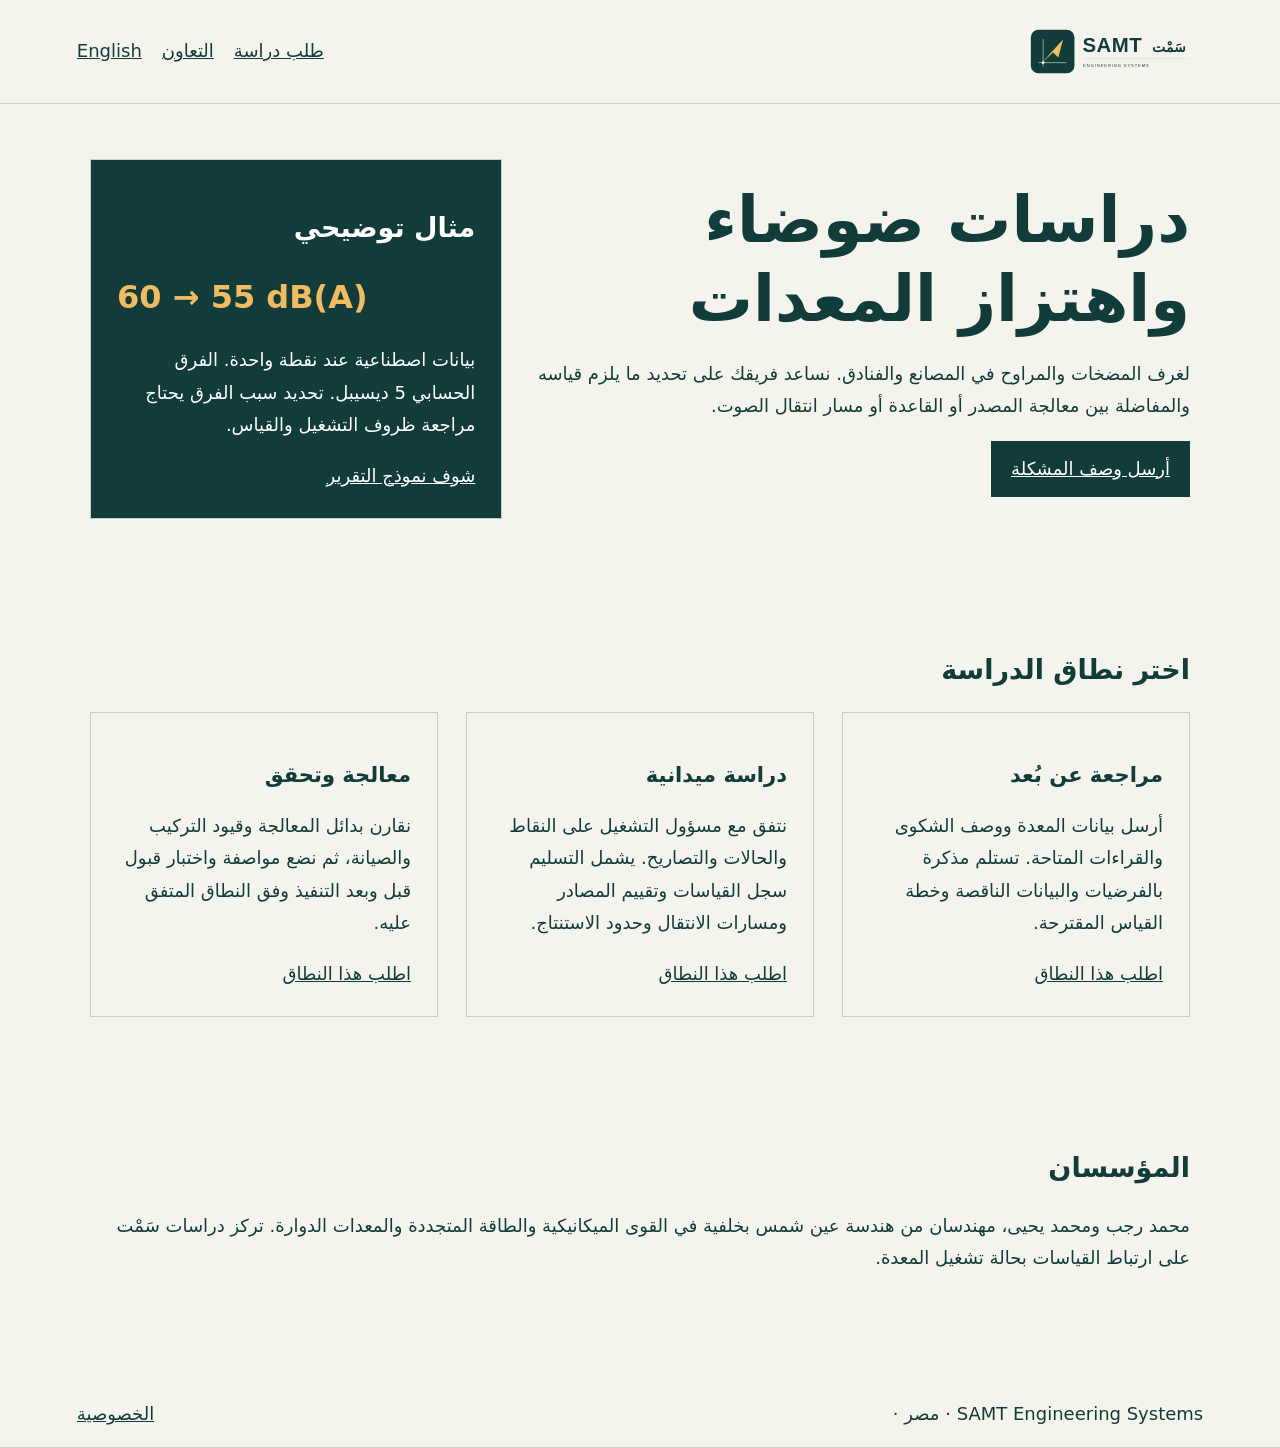
<file: index.html>
<!doctype html><html lang="ar" dir="rtl"><head><meta charset="utf-8"><meta name="viewport" content="width=device-width,initial-scale=1"><title>سَمْت للأنظمة الهندسية | SAMT</title><meta name="description" content="دراسة ضوضاء واهتزاز معدات المصانع والفنادق في مصر"><link rel="stylesheet" href="style.css"></head><body><header><a href="index.html"><img width="185" src="logo.svg" alt="SAMT | سَمْت"></a><nav><a href="study.html">طلب دراسة</a><a href="careers.html">التعاون</a><a href="en/index.html">English</a></nav></header><main><section class="hero"><div><h1>دراسات ضوضاء واهتزاز المعدات</h1><p>لغرف المضخات والمراوح في المصانع والفنادق. نساعد فريقك على تحديد ما يلزم قياسه والمفاضلة بين معالجة المصدر أو القاعدة أو مسار انتقال الصوت.</p><a class="btn" href="study.html?source=homepage">أرسل وصف المشكلة</a></div><aside><h2>مثال توضيحي</h2><strong>60 → 55 dB(A)</strong><p>بيانات اصطناعية عند نقطة واحدة. الفرق الحسابي 5 ديسيبل. تحديد سبب الفرق يحتاج مراجعة ظروف التشغيل والقياس.</p><a href="case-study.html">شوف نموذج التقرير</a></aside></section><section><h2>اختر نطاق الدراسة</h2><div class="cards"><article><h3>مراجعة عن بُعد</h3><p>أرسل بيانات المعدة ووصف الشكوى والقراءات المتاحة. تستلم مذكرة بالفرضيات والبيانات الناقصة وخطة القياس المقترحة.</p><a href="study.html?source=homepage&scope=0">اطلب هذا النطاق</a></article><article><h3>دراسة ميدانية</h3><p>نتفق مع مسؤول التشغيل على النقاط والحالات والتصاريح. يشمل التسليم سجل القياسات وتقييم المصادر ومسارات الانتقال وحدود الاستنتاج.</p><a href="study.html?source=homepage&scope=1">اطلب هذا النطاق</a></article><article><h3>معالجة وتحقق</h3><p>نقارن بدائل المعالجة وقيود التركيب والصيانة، ثم نضع مواصفة واختبار قبول قبل وبعد التنفيذ وفق النطاق المتفق عليه.</p><a href="study.html?source=homepage&scope=2">اطلب هذا النطاق</a></article></div></section><section><h2>المؤسسان</h2><p>محمد رجب ومحمد يحيى، مهندسان من هندسة عين شمس بخلفية في القوى الميكانيكية والطاقة المتجددة والمعدات الدوارة. تركز دراسات سَمْت على ارتباط القياسات بحالة تشغيل المعدة.</p></section></main><footer>SAMT Engineering Systems · مصر · <a href="privacy.html">الخصوصية</a></footer></body></html>
</file>
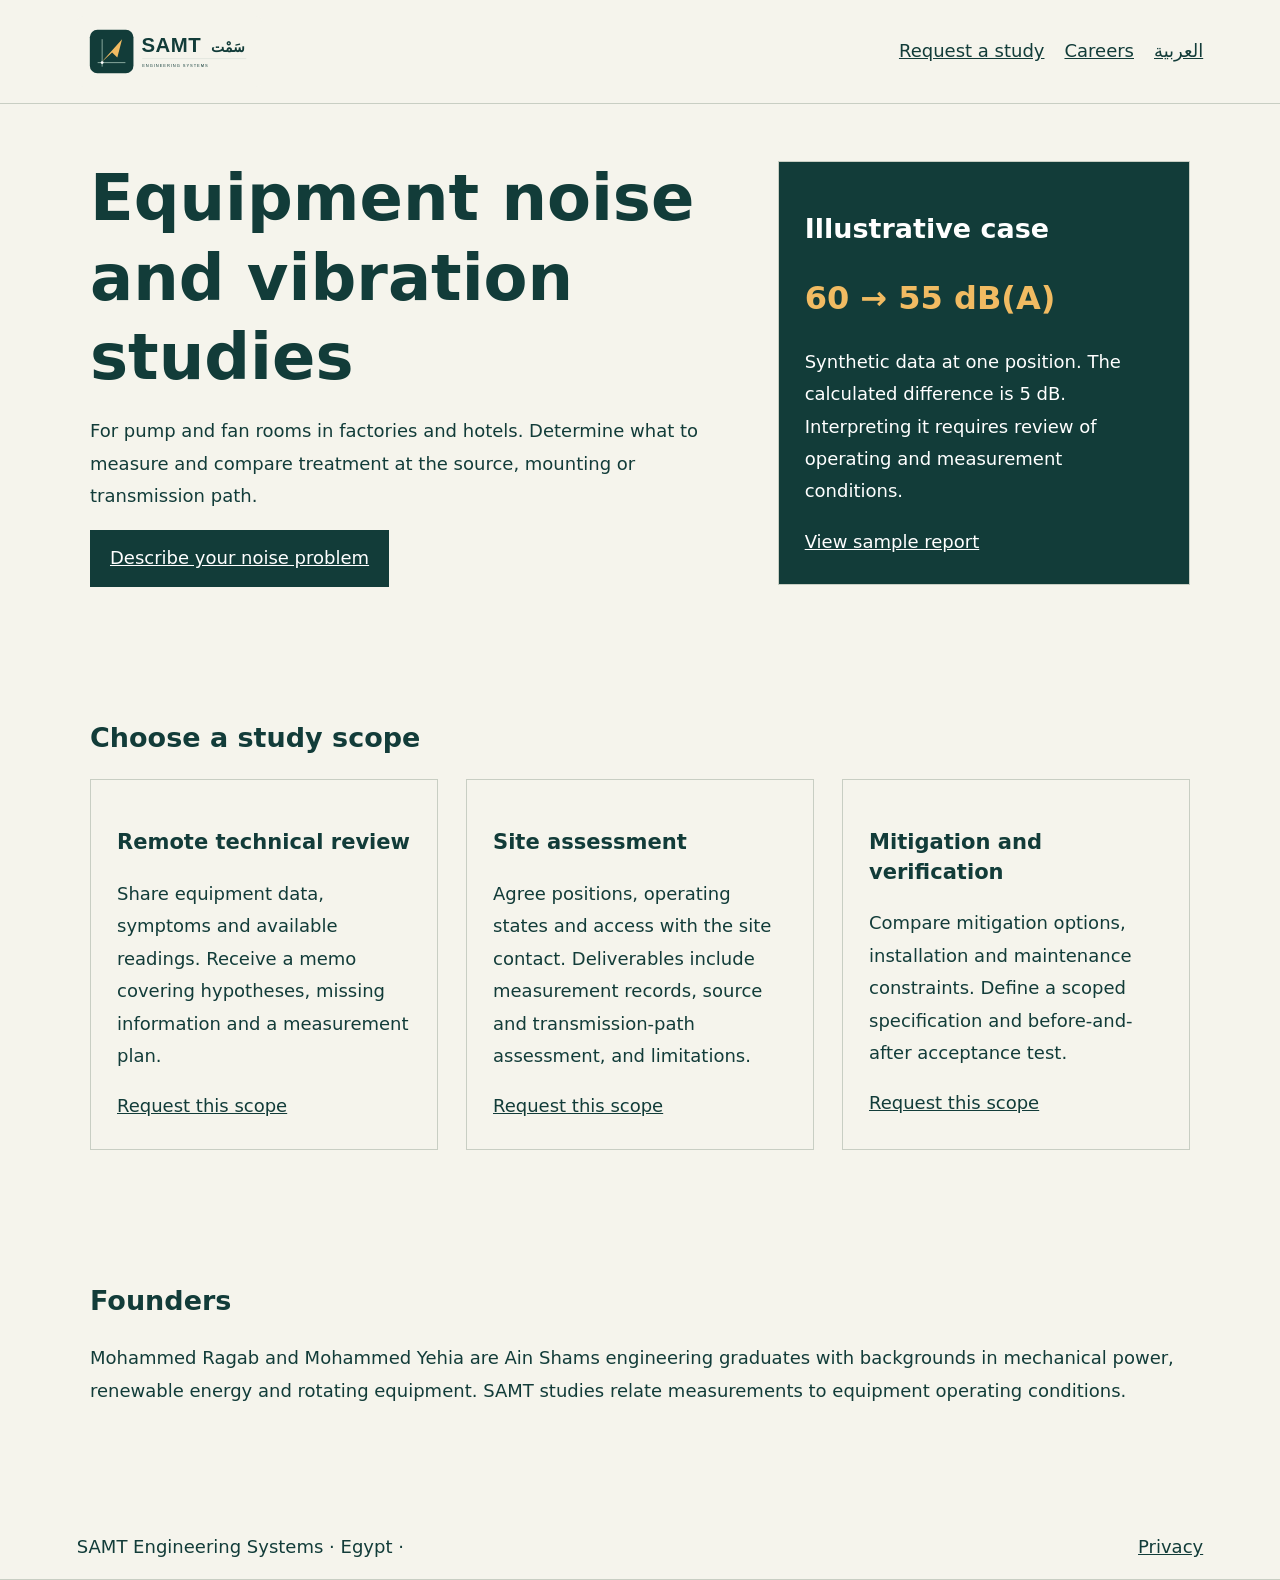
<file: en/index.html>
<!doctype html><html lang="en" dir="ltr"><head><meta charset="utf-8"><meta name="viewport" content="width=device-width,initial-scale=1"><title>SAMT Engineering Systems | SAMT</title><meta name="description" content="Equipment noise and vibration studies for factories and hotels in Egypt"><link rel="stylesheet" href="../style.css"></head><body><header><a href="index.html"><img width="185" src="../logo.svg" alt="SAMT | سَمْت"></a><nav><a href="study.html">Request a study</a><a href="careers.html">Careers</a><a href="../index.html">العربية</a></nav></header><main><section class="hero"><div><h1>Equipment noise and vibration studies</h1><p>For pump and fan rooms in factories and hotels. Determine what to measure and compare treatment at the source, mounting or transmission path.</p><a class="btn" href="study.html?source=homepage">Describe your noise problem</a></div><aside><h2>Illustrative case</h2><strong>60 → 55 dB(A)</strong><p>Synthetic data at one position. The calculated difference is 5 dB. Interpreting it requires review of operating and measurement conditions.</p><a href="case-study.html">View sample report</a></aside></section><section><h2>Choose a study scope</h2><div class="cards"><article><h3>Remote technical review</h3><p>Share equipment data, symptoms and available readings. Receive a memo covering hypotheses, missing information and a measurement plan.</p><a href="study.html?source=homepage&scope=0">Request this scope</a></article><article><h3>Site assessment</h3><p>Agree positions, operating states and access with the site contact. Deliverables include measurement records, source and transmission-path assessment, and limitations.</p><a href="study.html?source=homepage&scope=1">Request this scope</a></article><article><h3>Mitigation and verification</h3><p>Compare mitigation options, installation and maintenance constraints. Define a scoped specification and before-and-after acceptance test.</p><a href="study.html?source=homepage&scope=2">Request this scope</a></article></div></section><section><h2>Founders</h2><p>Mohammed Ragab and Mohammed Yehia are Ain Shams engineering graduates with backgrounds in mechanical power, renewable energy and rotating equipment. SAMT studies relate measurements to equipment operating conditions.</p></section></main><footer>SAMT Engineering Systems · Egypt · <a href="privacy.html">Privacy</a></footer></body></html>
</file>
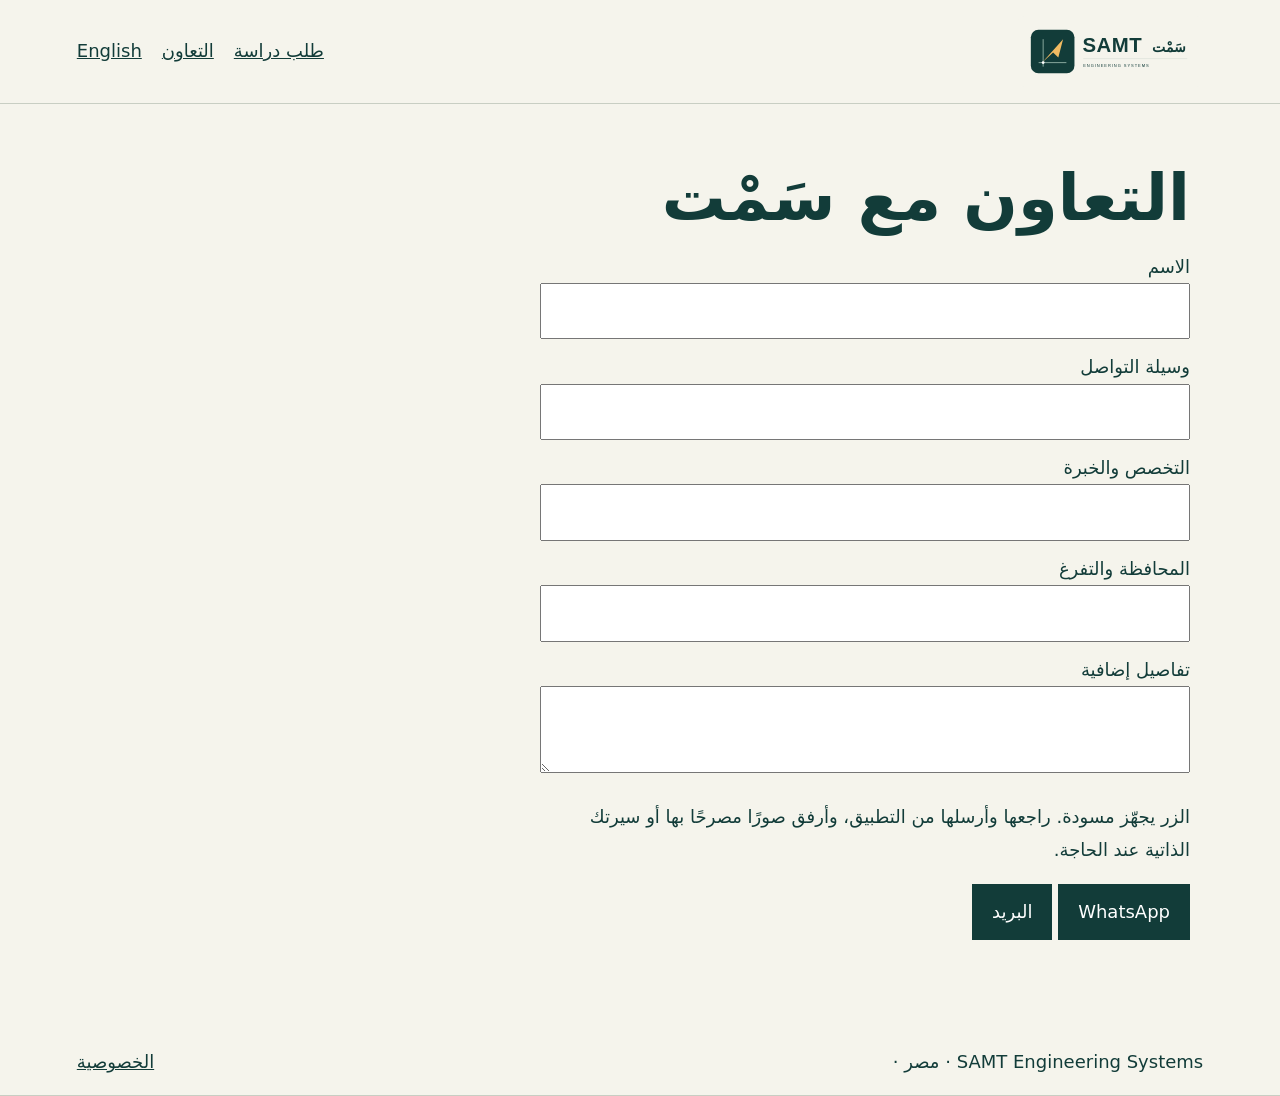
<file: careers.html>
<!doctype html><html lang="ar" dir="rtl"><head><meta charset="utf-8"><meta name="viewport" content="width=device-width,initial-scale=1"><title>التعاون مع سَمْت | SAMT</title><meta name="description" content="دراسة ضوضاء واهتزاز معدات المصانع والفنادق في مصر"><link rel="stylesheet" href="style.css"></head><body><header><a href="index.html"><img width="185" src="logo.svg" alt="SAMT | سَمْت"></a><nav><a href="study.html">طلب دراسة</a><a href="careers.html">التعاون</a><a href="en/careers.html">English</a></nav></header><main><section><h1>التعاون مع سَمْت</h1><form><label>الاسم<input required maxlength="160" name="name"></label><label>وسيلة التواصل<input required maxlength="160" name="contact"></label><label>التخصص والخبرة<input required maxlength="160" name="specialism"></label><label>المحافظة والتفرغ<input required maxlength="160" name="availability"></label><label>تفاصيل إضافية<textarea name="details" maxlength="1800"></textarea></label><p>الزر يجهّز مسودة. راجعها وأرسلها من التطبيق، وأرفق صورًا مصرحًا بها أو سيرتك الذاتية عند الحاجة.</p><button value="wa">WhatsApp</button> <button value="email">البريد</button></form><noscript><style>form{display:none}</style>mohammed.ragab@eng.asi.edu.eg</noscript><script src="contact.js"></script></section></main><footer>SAMT Engineering Systems · مصر · <a href="privacy.html">الخصوصية</a></footer></body></html>
</file>
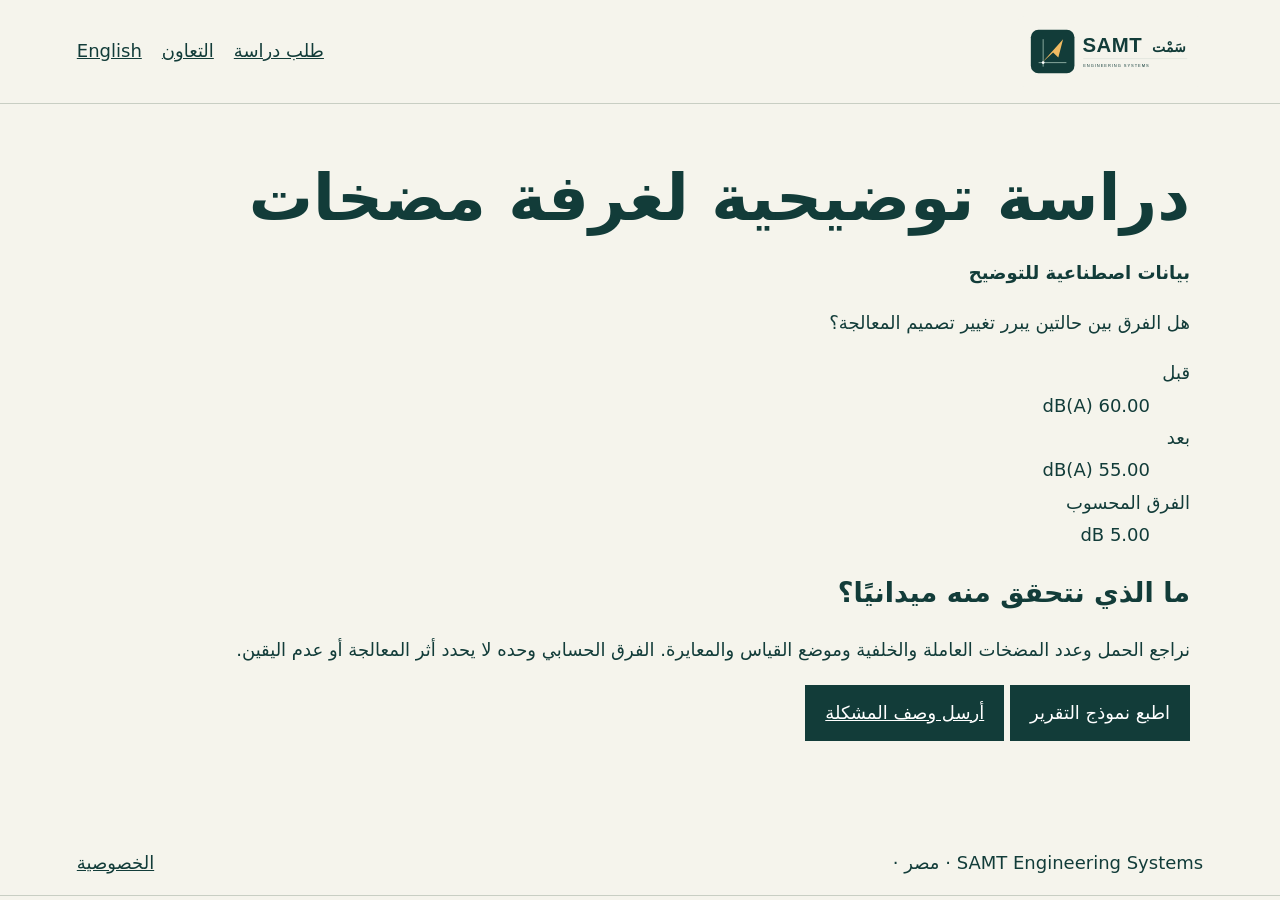
<file: case-study.html>
<!doctype html><html lang="ar" dir="rtl"><head><meta charset="utf-8"><meta name="viewport" content="width=device-width,initial-scale=1"><title>دراسة توضيحية لغرفة مضخات | SAMT</title><meta name="description" content="دراسة ضوضاء واهتزاز معدات المصانع والفنادق في مصر"><link rel="stylesheet" href="style.css"></head><body><header><a href="index.html"><img width="185" src="logo.svg" alt="SAMT | سَمْت"></a><nav><a href="study.html">طلب دراسة</a><a href="careers.html">التعاون</a><a href="en/case-study.html">English</a></nav></header><main><section><h1>دراسة توضيحية لغرفة مضخات</h1><p><strong>بيانات اصطناعية للتوضيح</strong></p><p>هل الفرق بين حالتين يبرر تغيير تصميم المعالجة؟</p><dl><dt>قبل</dt><dd>60.00 dB(A)</dd><dt>بعد</dt><dd>55.00 dB(A)</dd><dt>الفرق المحسوب</dt><dd>5.00 dB</dd></dl><h2>ما الذي نتحقق منه ميدانيًا؟</h2><p>نراجع الحمل وعدد المضخات العاملة والخلفية وموضع القياس والمعايرة. الفرق الحسابي وحده لا يحدد أثر المعالجة أو عدم اليقين.</p><button class="print" onclick="window.print()">اطبع نموذج التقرير</button> <a class="btn" href="study.html?source=case-study">أرسل وصف المشكلة</a></section></main><footer>SAMT Engineering Systems · مصر · <a href="privacy.html">الخصوصية</a></footer></body></html>
</file>
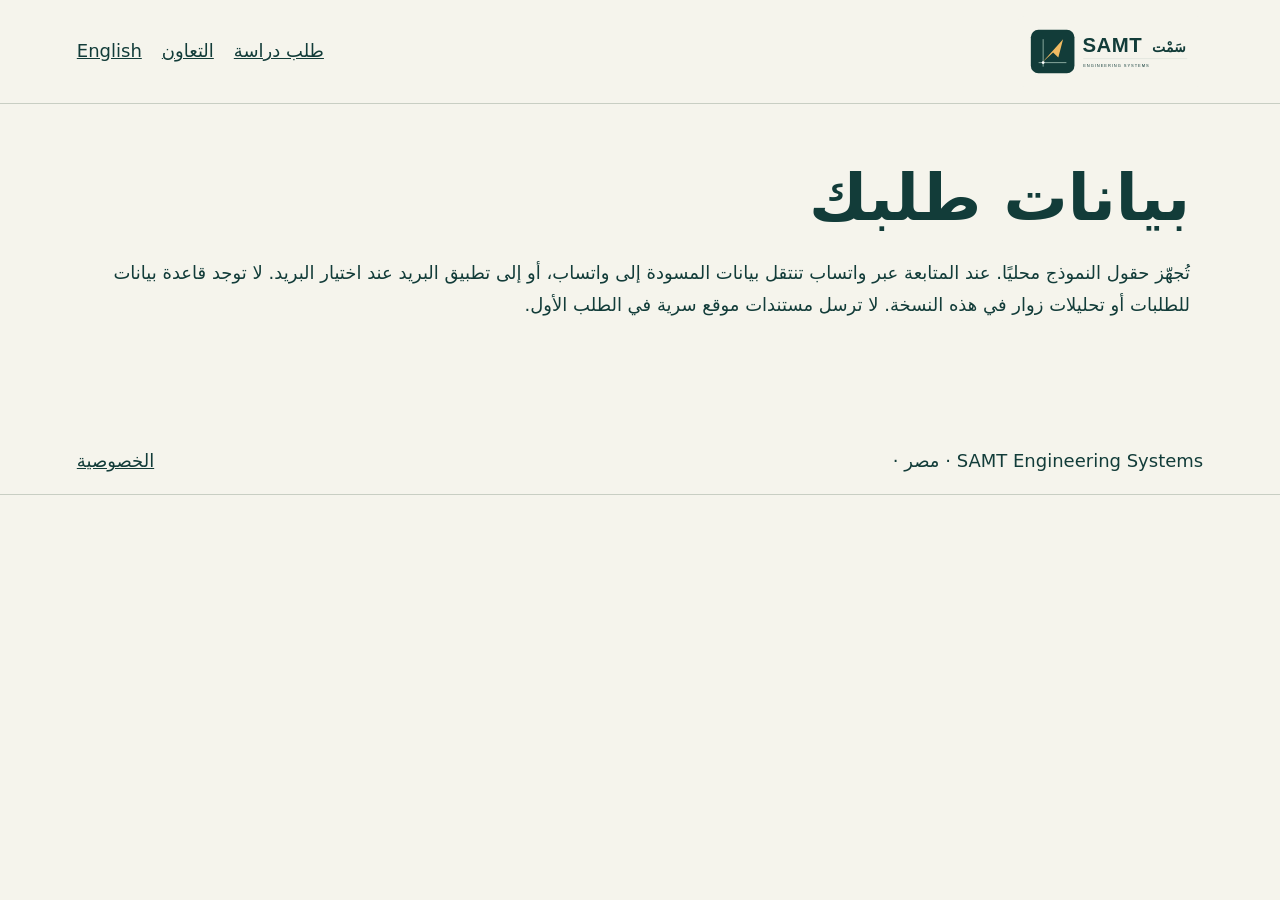
<file: privacy.html>
<!doctype html><html lang="ar" dir="rtl"><head><meta charset="utf-8"><meta name="viewport" content="width=device-width,initial-scale=1"><title>الخصوصية | SAMT</title><meta name="description" content="دراسة ضوضاء واهتزاز معدات المصانع والفنادق في مصر"><link rel="stylesheet" href="style.css"></head><body><header><a href="index.html"><img width="185" src="logo.svg" alt="SAMT | سَمْت"></a><nav><a href="study.html">طلب دراسة</a><a href="careers.html">التعاون</a><a href="en/privacy.html">English</a></nav></header><main><section><h1>بيانات طلبك</h1><p>تُجهّز حقول النموذج محليًا. عند المتابعة عبر واتساب تنتقل بيانات المسودة إلى واتساب، أو إلى تطبيق البريد عند اختيار البريد. لا توجد قاعدة بيانات للطلبات أو تحليلات زوار في هذه النسخة. لا ترسل مستندات موقع سرية في الطلب الأول.</p></section></main><footer>SAMT Engineering Systems · مصر · <a href="privacy.html">الخصوصية</a></footer></body></html>
</file>
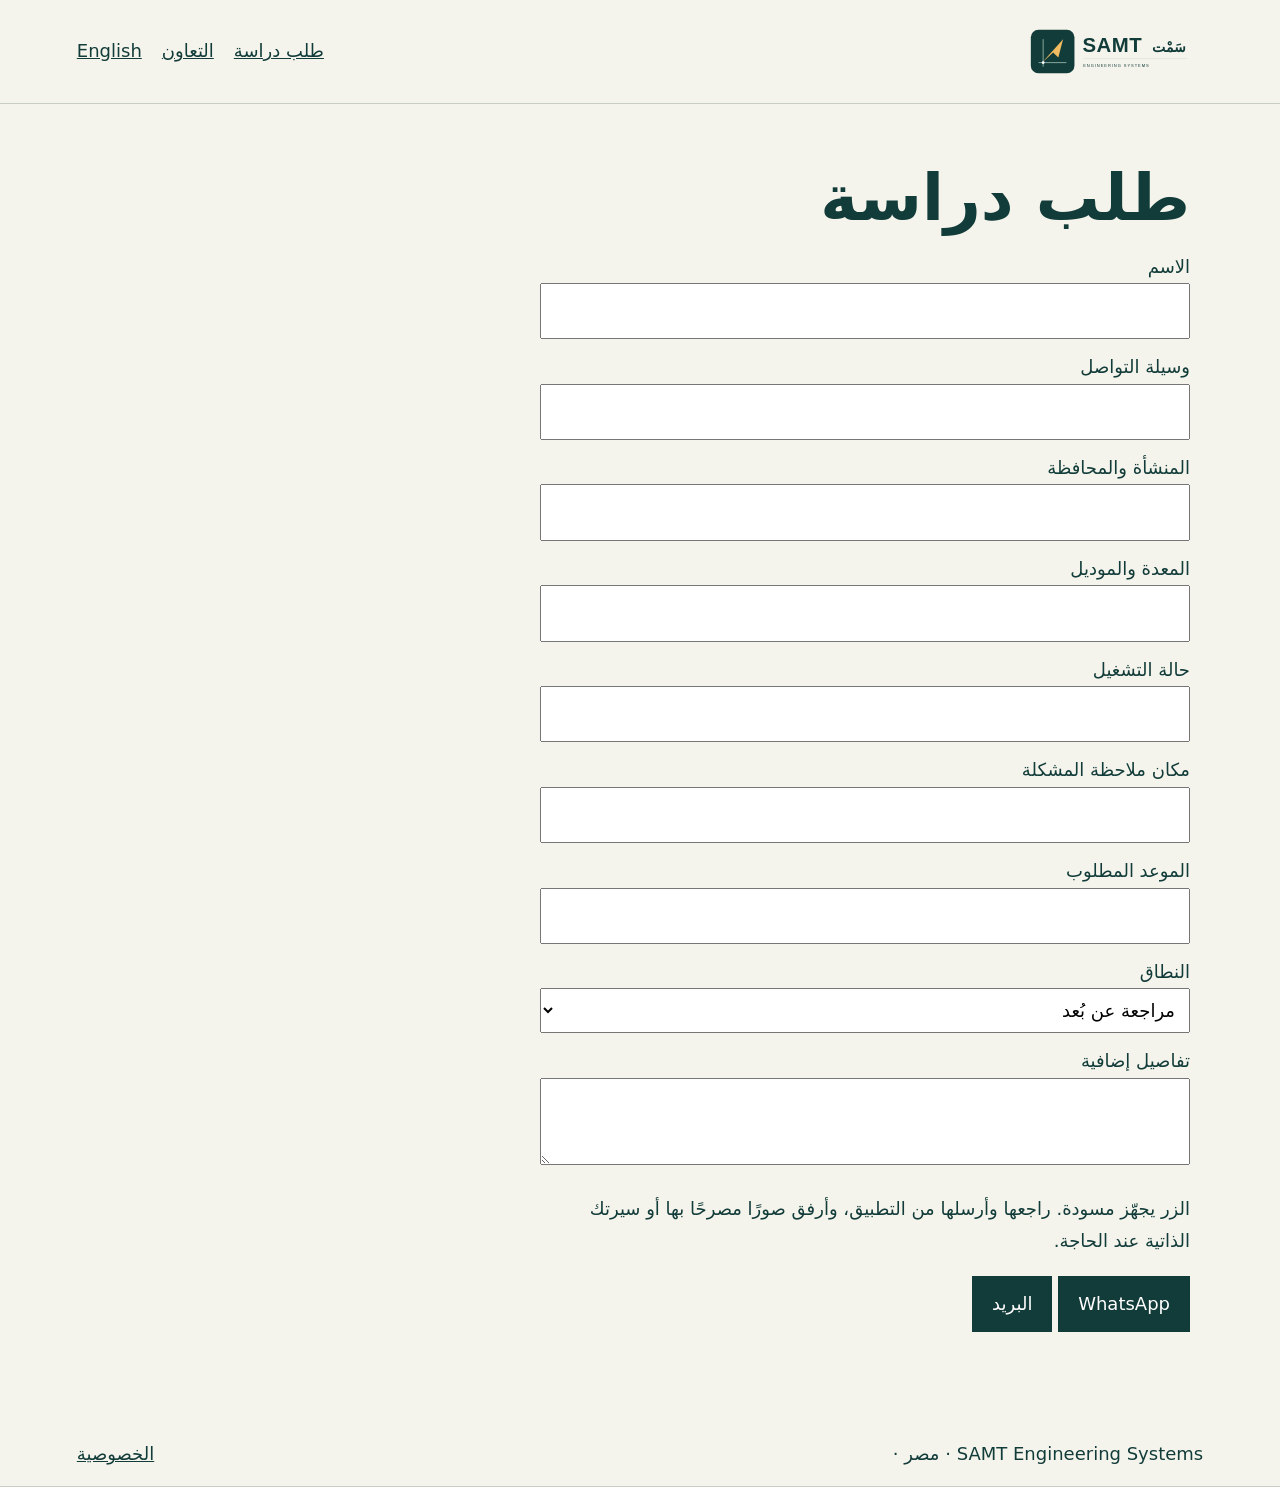
<file: study.html>
<!doctype html><html lang="ar" dir="rtl"><head><meta charset="utf-8"><meta name="viewport" content="width=device-width,initial-scale=1"><title>طلب دراسة | SAMT</title><meta name="description" content="دراسة ضوضاء واهتزاز معدات المصانع والفنادق في مصر"><link rel="stylesheet" href="style.css"></head><body><header><a href="index.html"><img width="185" src="logo.svg" alt="SAMT | سَمْت"></a><nav><a href="study.html">طلب دراسة</a><a href="careers.html">التعاون</a><a href="en/study.html">English</a></nav></header><main><section><h1>طلب دراسة</h1><form><label>الاسم<input required maxlength="160" name="name"></label><label>وسيلة التواصل<input required maxlength="160" name="contact"></label><label>المنشأة والمحافظة<input required maxlength="160" name="facility"></label><label>المعدة والموديل<input required maxlength="160" name="machine"></label><label>حالة التشغيل<input required maxlength="160" name="state"></label><label>مكان ملاحظة المشكلة<input required maxlength="160" name="point"></label><label>الموعد المطلوب<input required maxlength="160" name="date"></label><label>النطاق<select name="scope"><option>مراجعة عن بُعد</option><option>دراسة ميدانية</option><option>معالجة وتحقق</option></select></label><label>تفاصيل إضافية<textarea name="details" maxlength="1800"></textarea></label><p>الزر يجهّز مسودة. راجعها وأرسلها من التطبيق، وأرفق صورًا مصرحًا بها أو سيرتك الذاتية عند الحاجة.</p><button value="wa">WhatsApp</button> <button value="email">البريد</button></form><noscript><style>form{display:none}</style>mohammed.ragab@eng.asi.edu.eg</noscript><script src="contact.js"></script></section></main><footer>SAMT Engineering Systems · مصر · <a href="privacy.html">الخصوصية</a></footer></body></html>
</file>
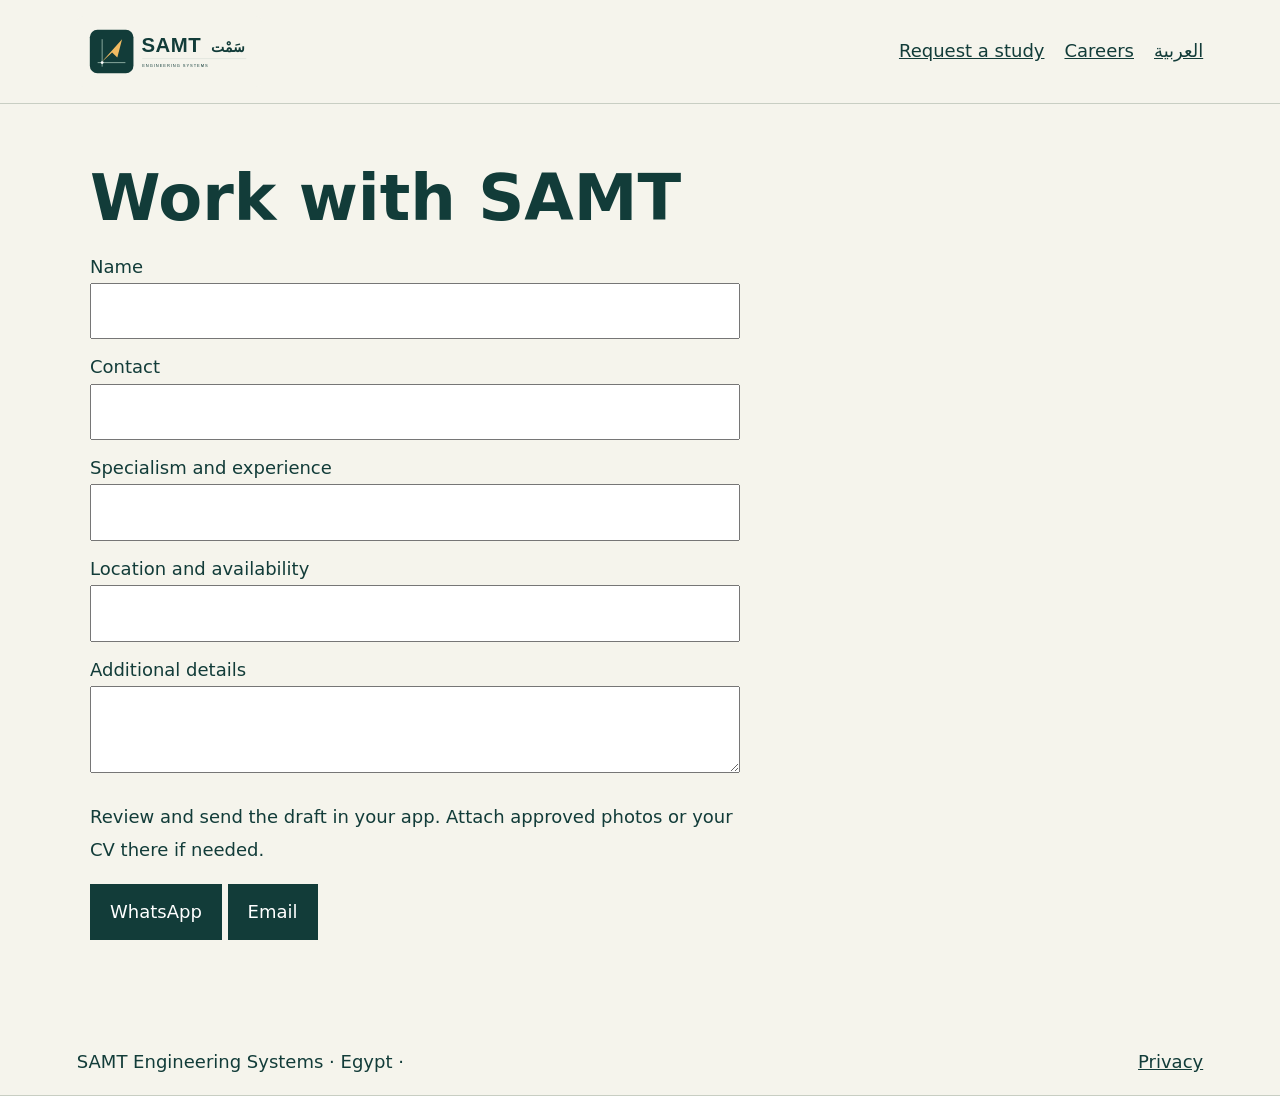
<file: en/careers.html>
<!doctype html><html lang="en" dir="ltr"><head><meta charset="utf-8"><meta name="viewport" content="width=device-width,initial-scale=1"><title>Work with SAMT | SAMT</title><meta name="description" content="Equipment noise and vibration studies for factories and hotels in Egypt"><link rel="stylesheet" href="../style.css"></head><body><header><a href="index.html"><img width="185" src="../logo.svg" alt="SAMT | سَمْت"></a><nav><a href="study.html">Request a study</a><a href="careers.html">Careers</a><a href="../careers.html">العربية</a></nav></header><main><section><h1>Work with SAMT</h1><form><label>Name<input required maxlength="160" name="name"></label><label>Contact<input required maxlength="160" name="contact"></label><label>Specialism and experience<input required maxlength="160" name="specialism"></label><label>Location and availability<input required maxlength="160" name="availability"></label><label>Additional details<textarea name="details" maxlength="1800"></textarea></label><p>Review and send the draft in your app. Attach approved photos or your CV there if needed.</p><button value="wa">WhatsApp</button> <button value="email">Email</button></form><noscript><style>form{display:none}</style>mohammed.ragab@eng.asi.edu.eg</noscript><script src="../contact.js"></script></section></main><footer>SAMT Engineering Systems · Egypt · <a href="privacy.html">Privacy</a></footer></body></html>
</file>
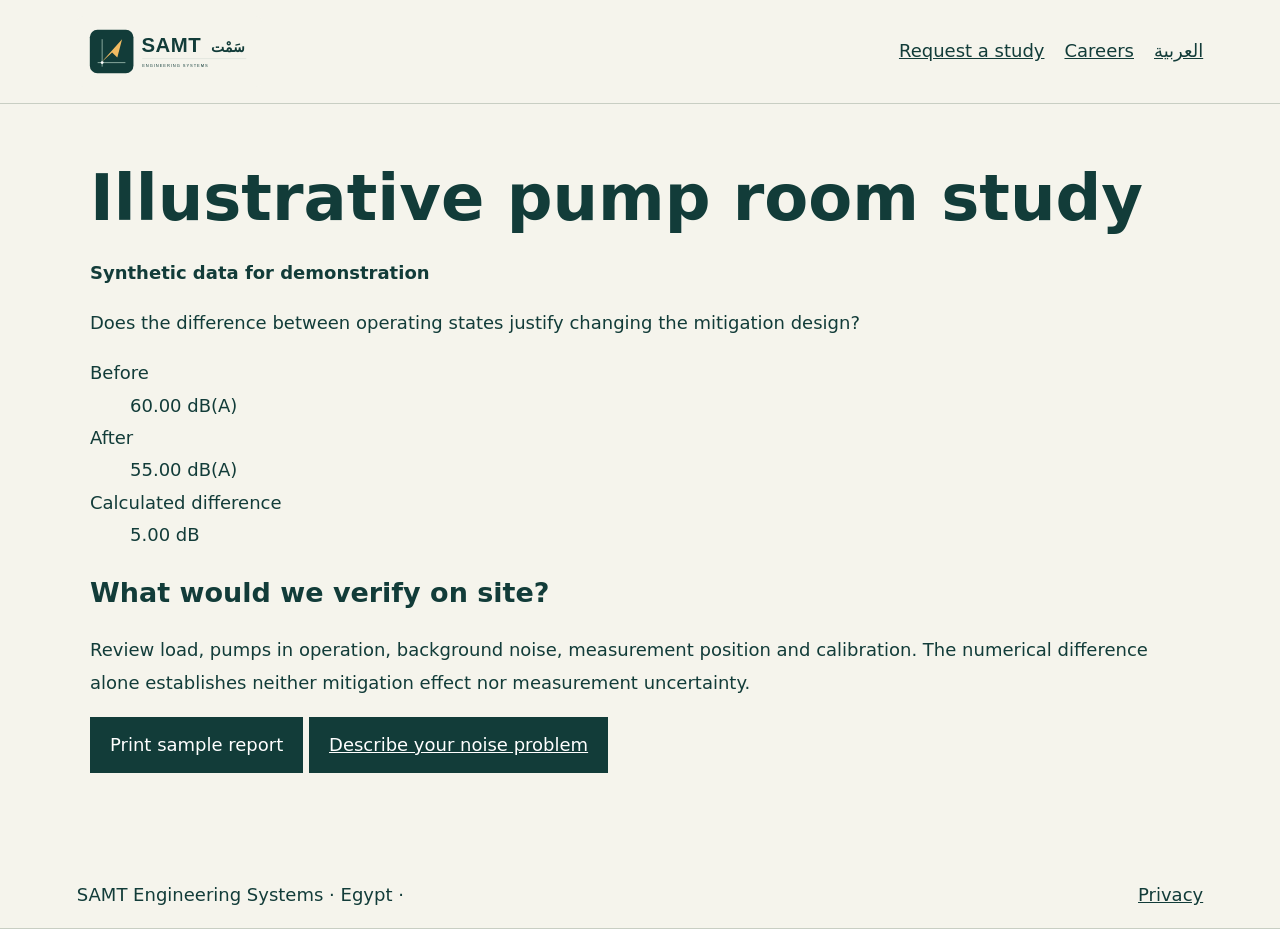
<file: en/case-study.html>
<!doctype html><html lang="en" dir="ltr"><head><meta charset="utf-8"><meta name="viewport" content="width=device-width,initial-scale=1"><title>Illustrative pump room study | SAMT</title><meta name="description" content="Equipment noise and vibration studies for factories and hotels in Egypt"><link rel="stylesheet" href="../style.css"></head><body><header><a href="index.html"><img width="185" src="../logo.svg" alt="SAMT | سَمْت"></a><nav><a href="study.html">Request a study</a><a href="careers.html">Careers</a><a href="../case-study.html">العربية</a></nav></header><main><section><h1>Illustrative pump room study</h1><p><strong>Synthetic data for demonstration</strong></p><p>Does the difference between operating states justify changing the mitigation design?</p><dl><dt>Before</dt><dd>60.00 dB(A)</dd><dt>After</dt><dd>55.00 dB(A)</dd><dt>Calculated difference</dt><dd>5.00 dB</dd></dl><h2>What would we verify on site?</h2><p>Review load, pumps in operation, background noise, measurement position and calibration. The numerical difference alone establishes neither mitigation effect nor measurement uncertainty.</p><button class="print" onclick="window.print()">Print sample report</button> <a class="btn" href="study.html?source=case-study">Describe your noise problem</a></section></main><footer>SAMT Engineering Systems · Egypt · <a href="privacy.html">Privacy</a></footer></body></html>
</file>
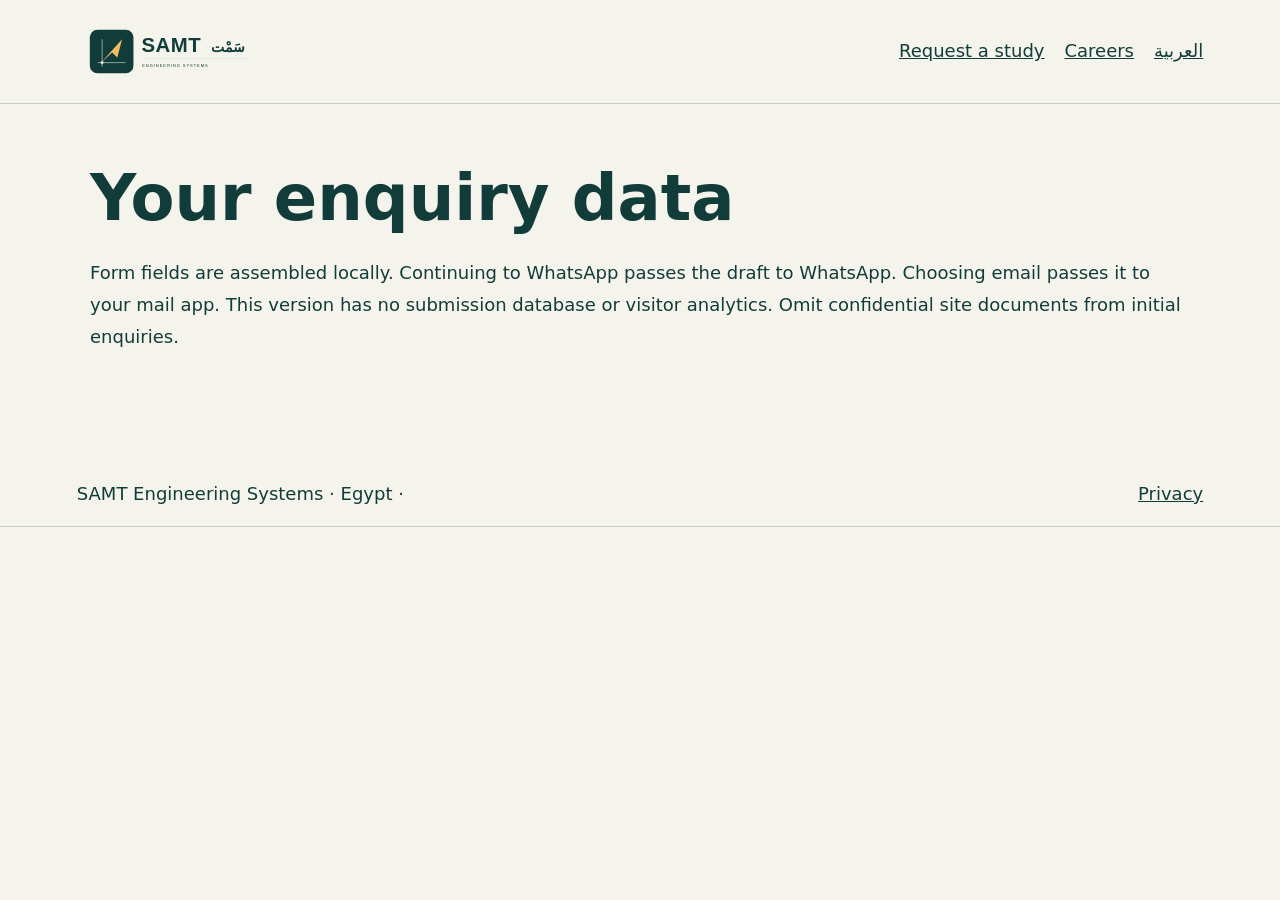
<file: en/privacy.html>
<!doctype html><html lang="en" dir="ltr"><head><meta charset="utf-8"><meta name="viewport" content="width=device-width,initial-scale=1"><title>Privacy | SAMT</title><meta name="description" content="Equipment noise and vibration studies for factories and hotels in Egypt"><link rel="stylesheet" href="../style.css"></head><body><header><a href="index.html"><img width="185" src="../logo.svg" alt="SAMT | سَمْت"></a><nav><a href="study.html">Request a study</a><a href="careers.html">Careers</a><a href="../privacy.html">العربية</a></nav></header><main><section><h1>Your enquiry data</h1><p>Form fields are assembled locally. Continuing to WhatsApp passes the draft to WhatsApp. Choosing email passes it to your mail app. This version has no submission database or visitor analytics. Omit confidential site documents from initial enquiries.</p></section></main><footer>SAMT Engineering Systems · Egypt · <a href="privacy.html">Privacy</a></footer></body></html>
</file>
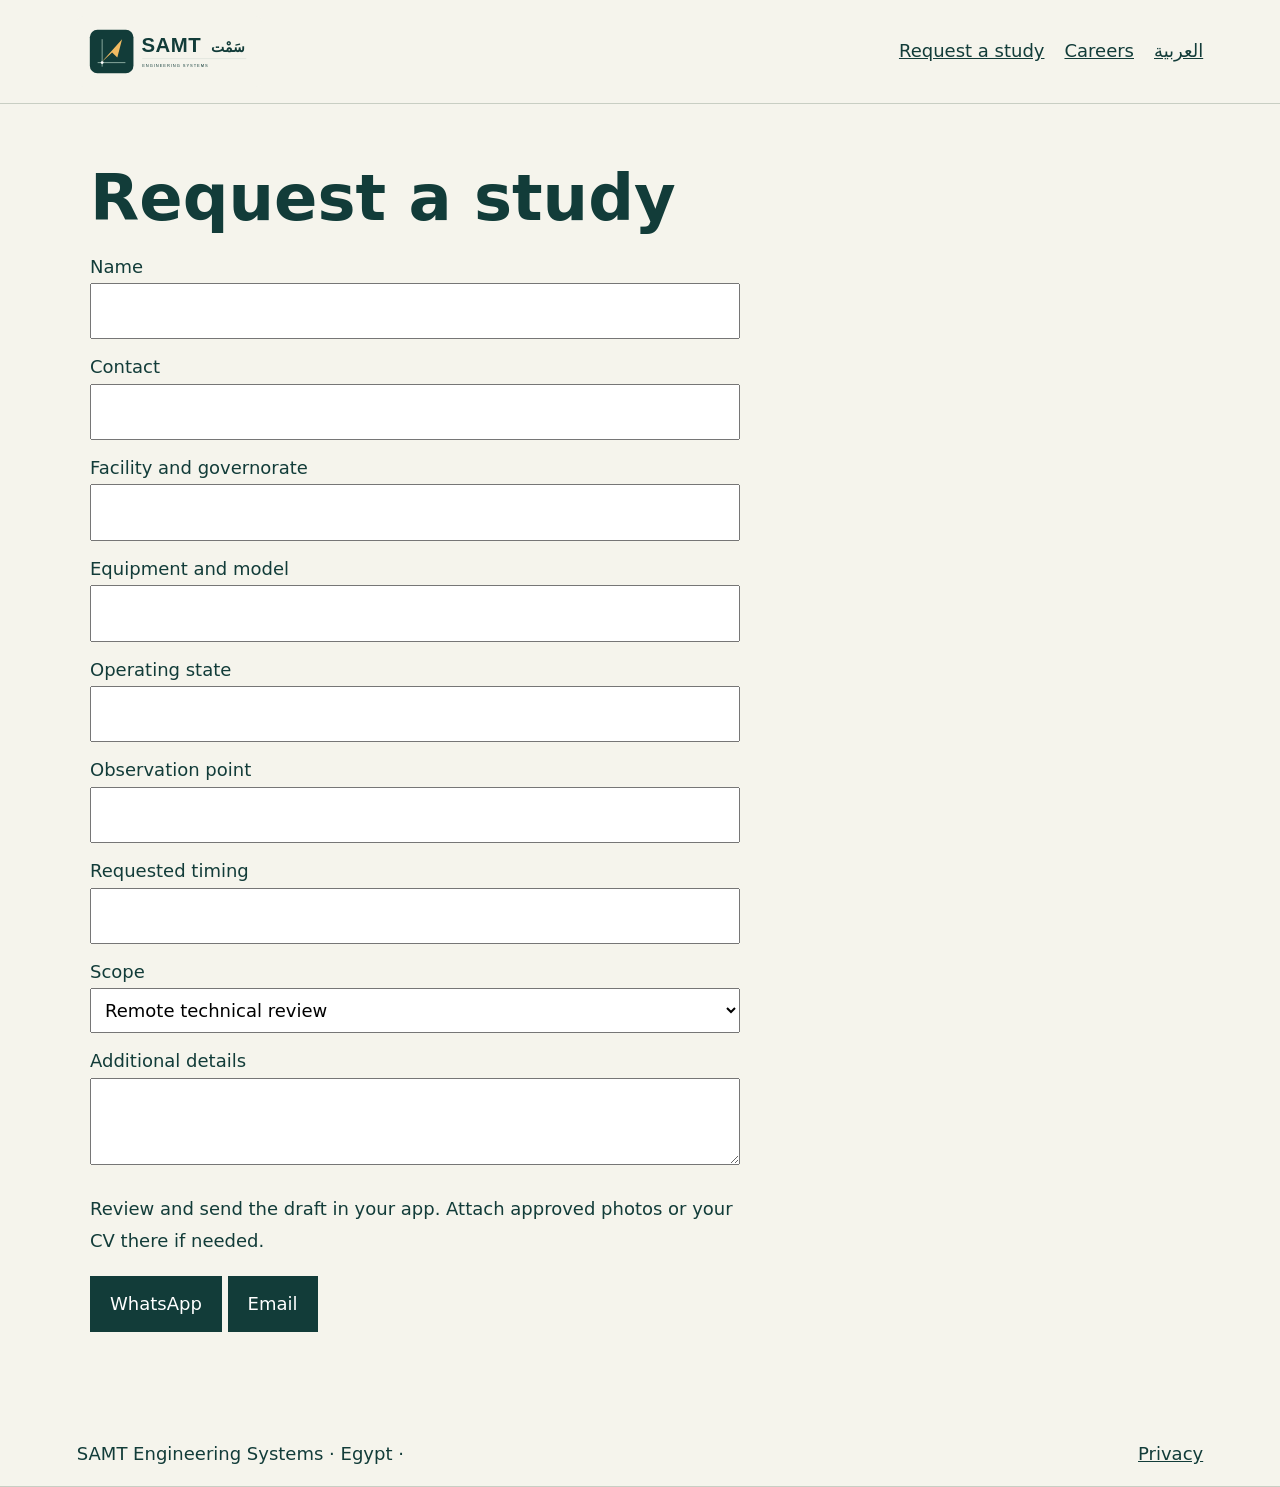
<file: en/study.html>
<!doctype html><html lang="en" dir="ltr"><head><meta charset="utf-8"><meta name="viewport" content="width=device-width,initial-scale=1"><title>Request a study | SAMT</title><meta name="description" content="Equipment noise and vibration studies for factories and hotels in Egypt"><link rel="stylesheet" href="../style.css"></head><body><header><a href="index.html"><img width="185" src="../logo.svg" alt="SAMT | سَمْت"></a><nav><a href="study.html">Request a study</a><a href="careers.html">Careers</a><a href="../study.html">العربية</a></nav></header><main><section><h1>Request a study</h1><form><label>Name<input required maxlength="160" name="name"></label><label>Contact<input required maxlength="160" name="contact"></label><label>Facility and governorate<input required maxlength="160" name="facility"></label><label>Equipment and model<input required maxlength="160" name="machine"></label><label>Operating state<input required maxlength="160" name="state"></label><label>Observation point<input required maxlength="160" name="point"></label><label>Requested timing<input required maxlength="160" name="date"></label><label>Scope<select name="scope"><option>Remote technical review</option><option>Site assessment</option><option>Mitigation and verification</option></select></label><label>Additional details<textarea name="details" maxlength="1800"></textarea></label><p>Review and send the draft in your app. Attach approved photos or your CV there if needed.</p><button value="wa">WhatsApp</button> <button value="email">Email</button></form><noscript><style>form{display:none}</style>mohammed.ragab@eng.asi.edu.eg</noscript><script src="../contact.js"></script></section></main><footer>SAMT Engineering Systems · Egypt · <a href="privacy.html">Privacy</a></footer></body></html>
</file>
<file: style.css>
*{box-sizing:border-box}body{margin:0;background:#f5f4ec;color:#123c39;font:18px/1.8 system-ui}header,footer{padding:16px 6%;display:flex;align-items:center;justify-content:space-between;flex-wrap:wrap;border-block-end:1px solid #c8cec3}nav{display:flex;gap:20px}a{color:inherit}header img{display:block;max-width:100%}main{max-width:1250px;margin:auto}section{padding:55px 6%}.hero,.cards{display:grid;gap:28px;grid-template-columns:1.6fr 1fr;align-items:center}.cards{grid-template-columns:repeat(3,1fr);align-items:stretch}h1{font-size:clamp(2rem,5vw,4rem);line-height:1.24;margin:0}h2,h3{line-height:1.4}aside,article{padding:26px;border:1px solid #c8cec3}aside{background:#123c39;color:#fff}aside strong{color:#f1bb62;font-size:2rem;direction:ltr;display:block}button,.btn{display:inline-block;background:#123c39;color:white;padding:12px 20px;border:0;font:inherit;cursor:pointer}label{display:block;margin:12px 0}input,select,textarea{width:100%;padding:10px;font:inherit}form{max-width:650px}footer{margin-top:35px}@media(max-width:760px){.cards,.hero{grid-template-columns:1fr}header img{width:140px}nav{gap:10px;font-size:14px}}
@media print{header,footer,.btn,.print{display:none}body{background:white}section{padding:0}}
</file>
